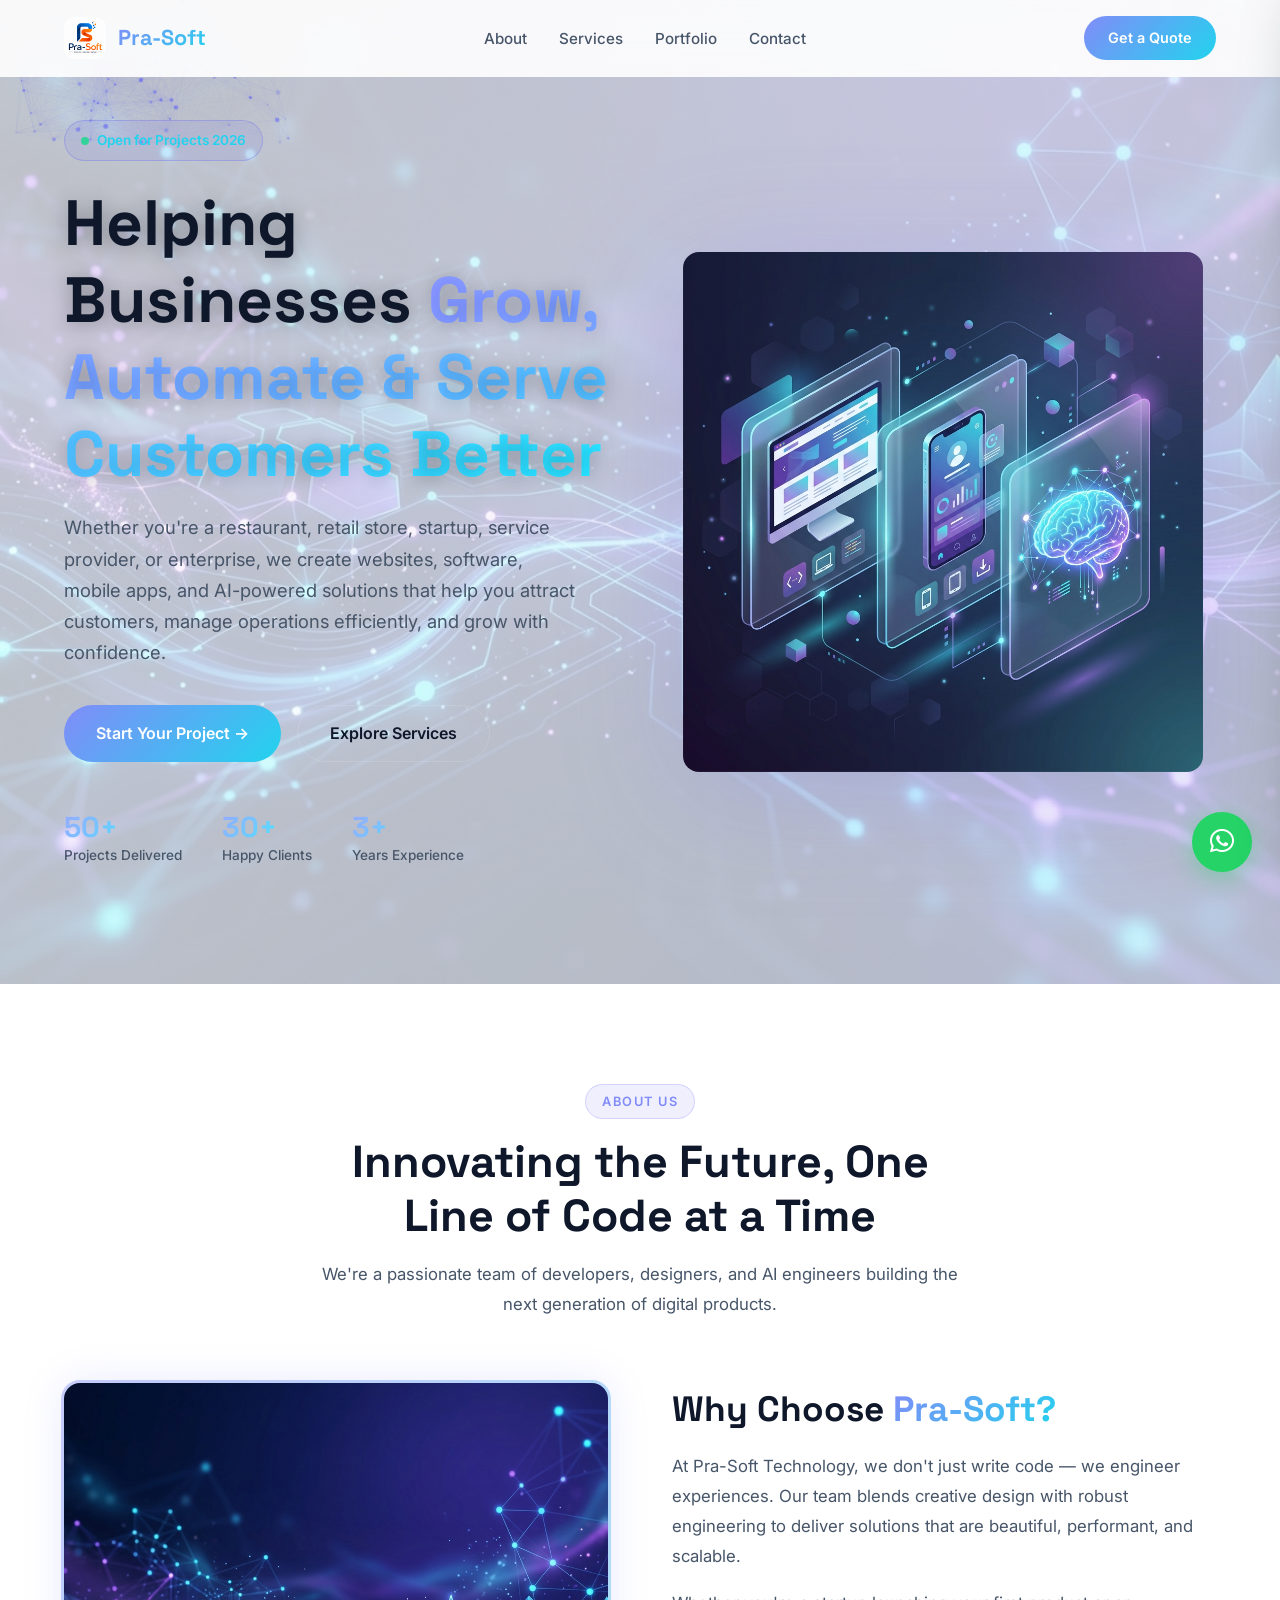
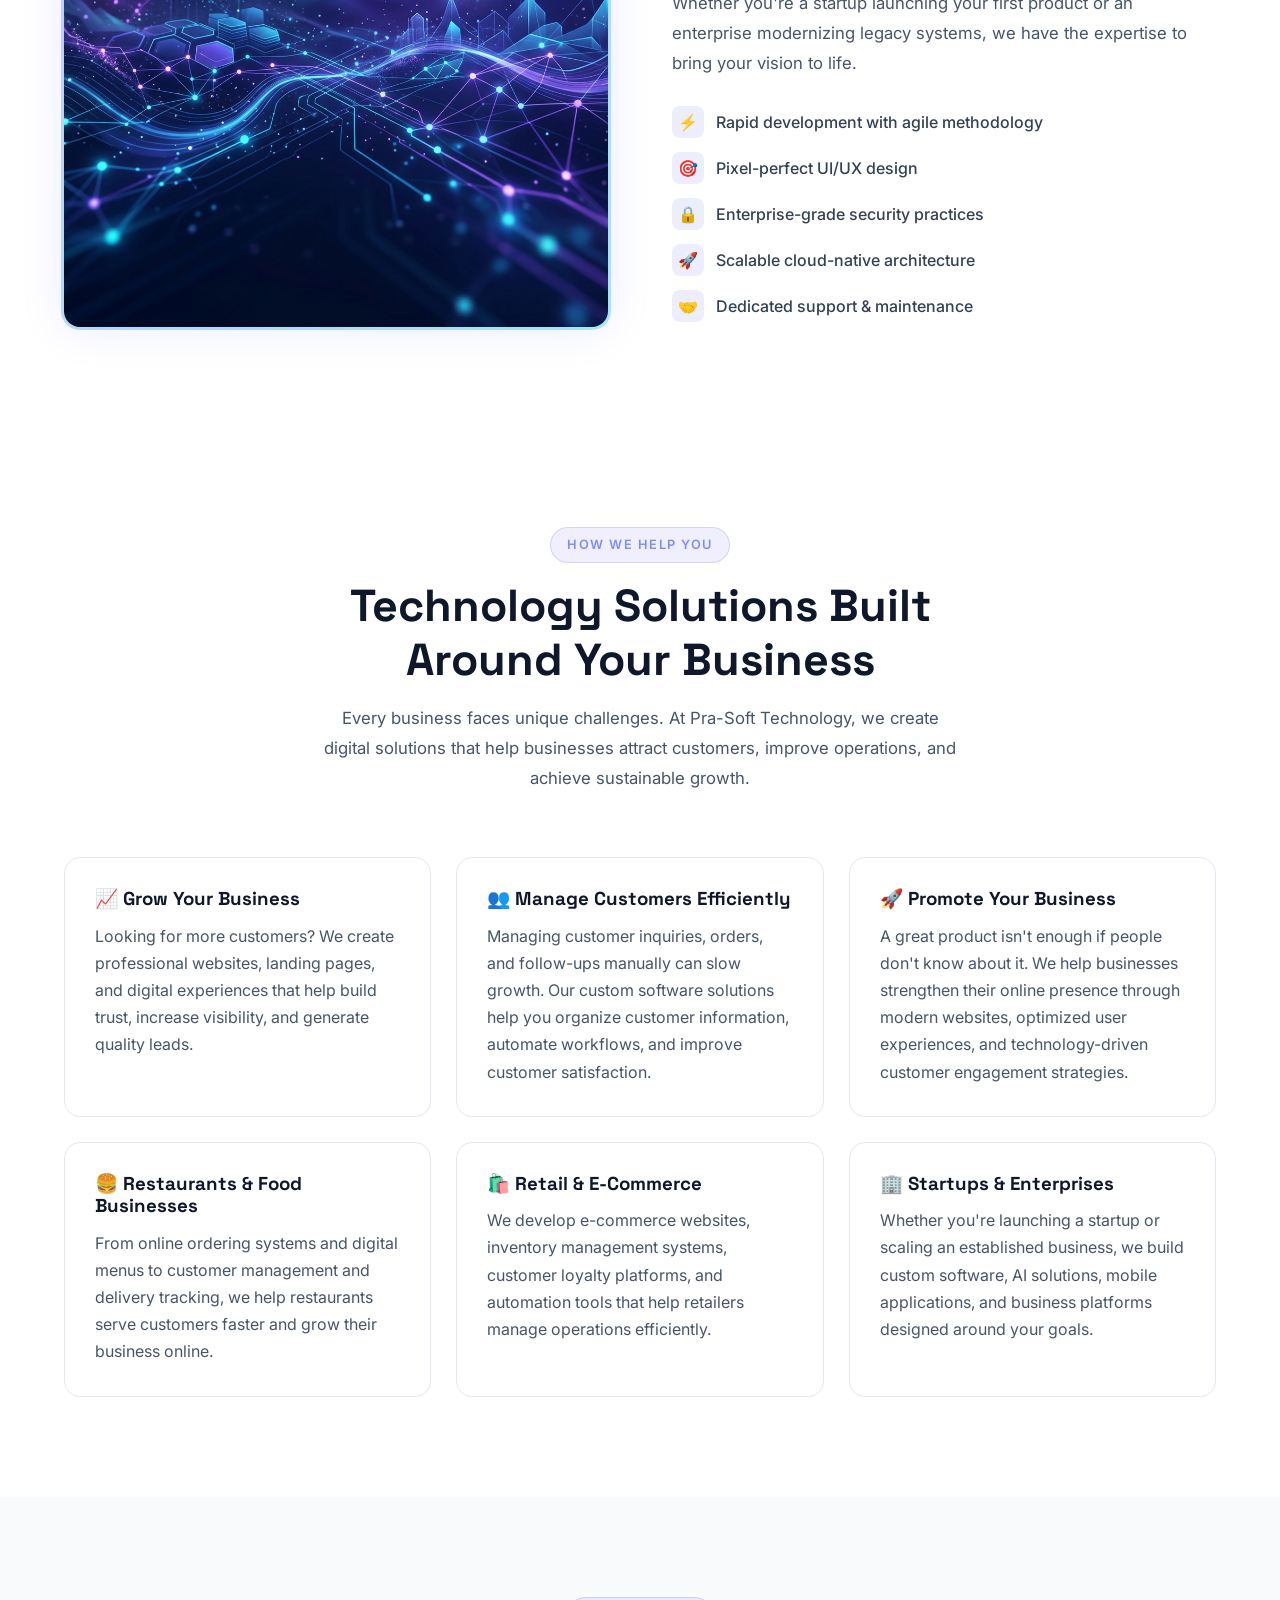
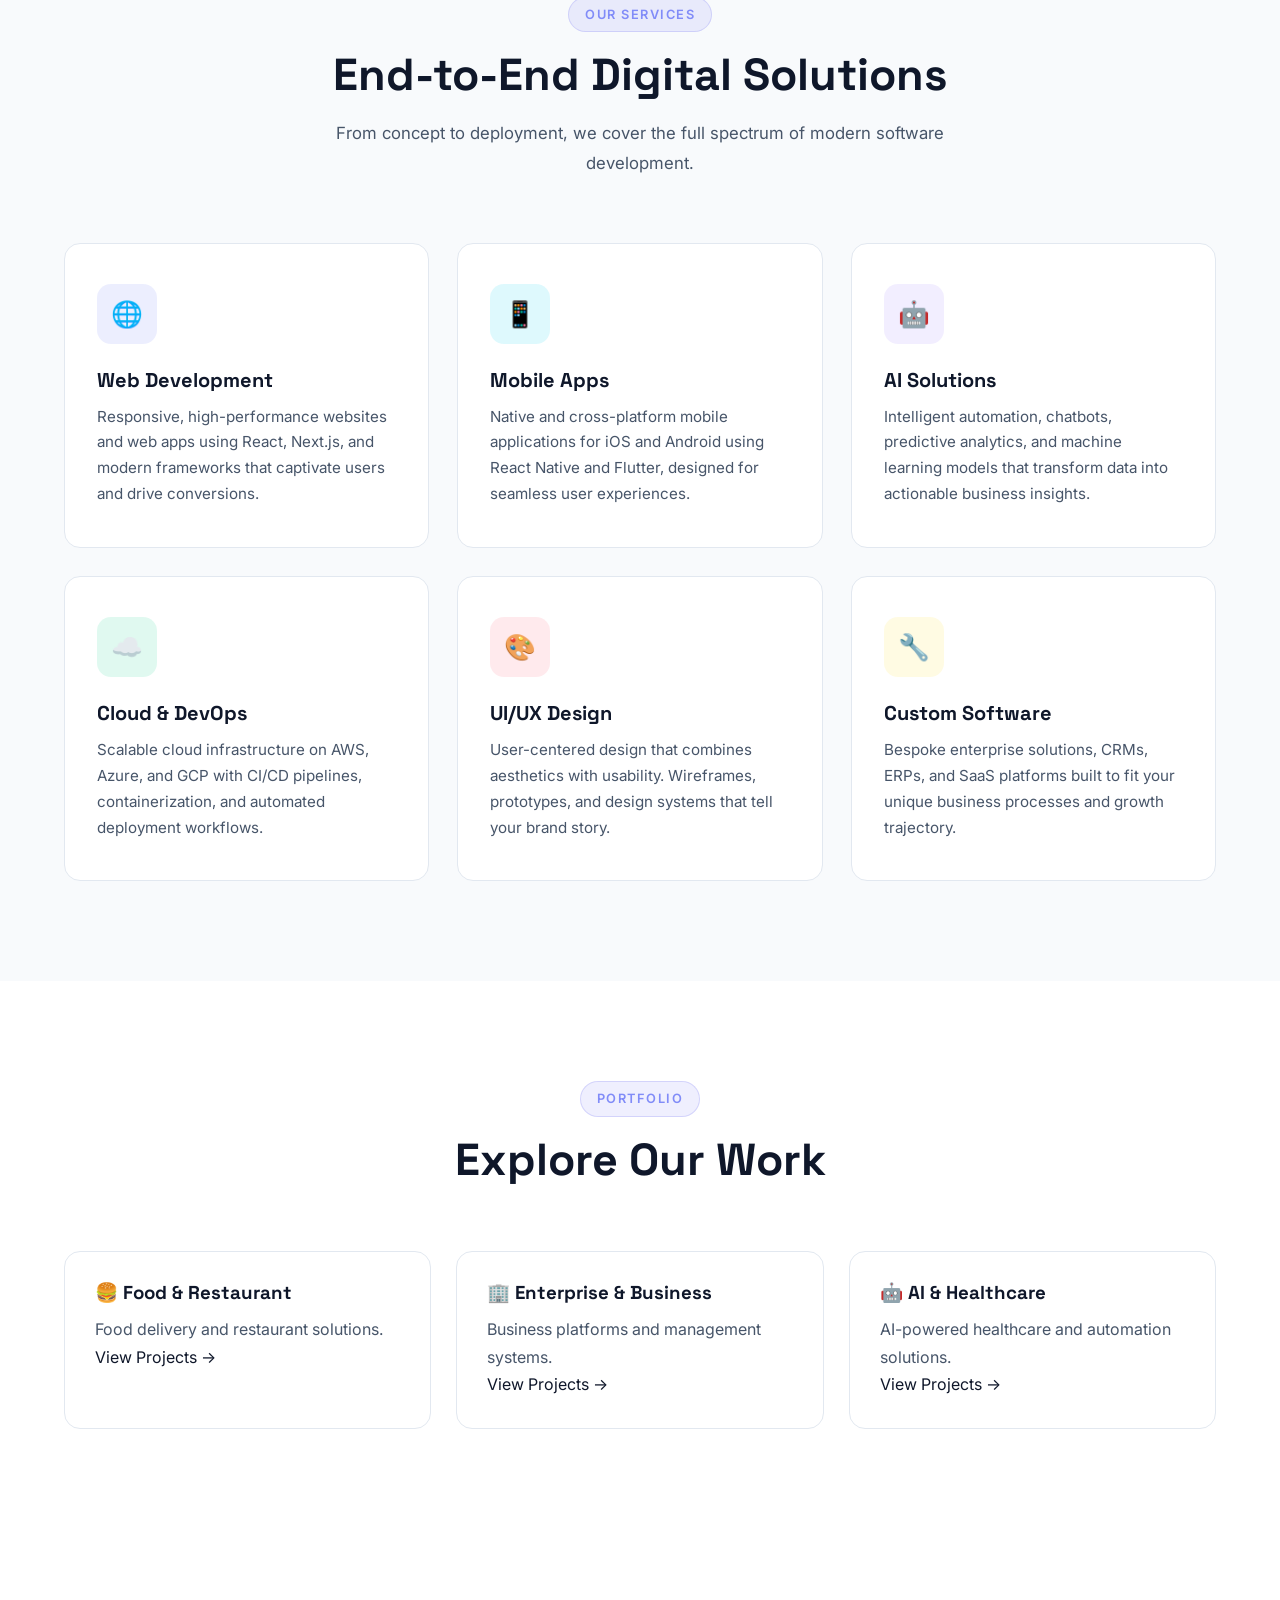
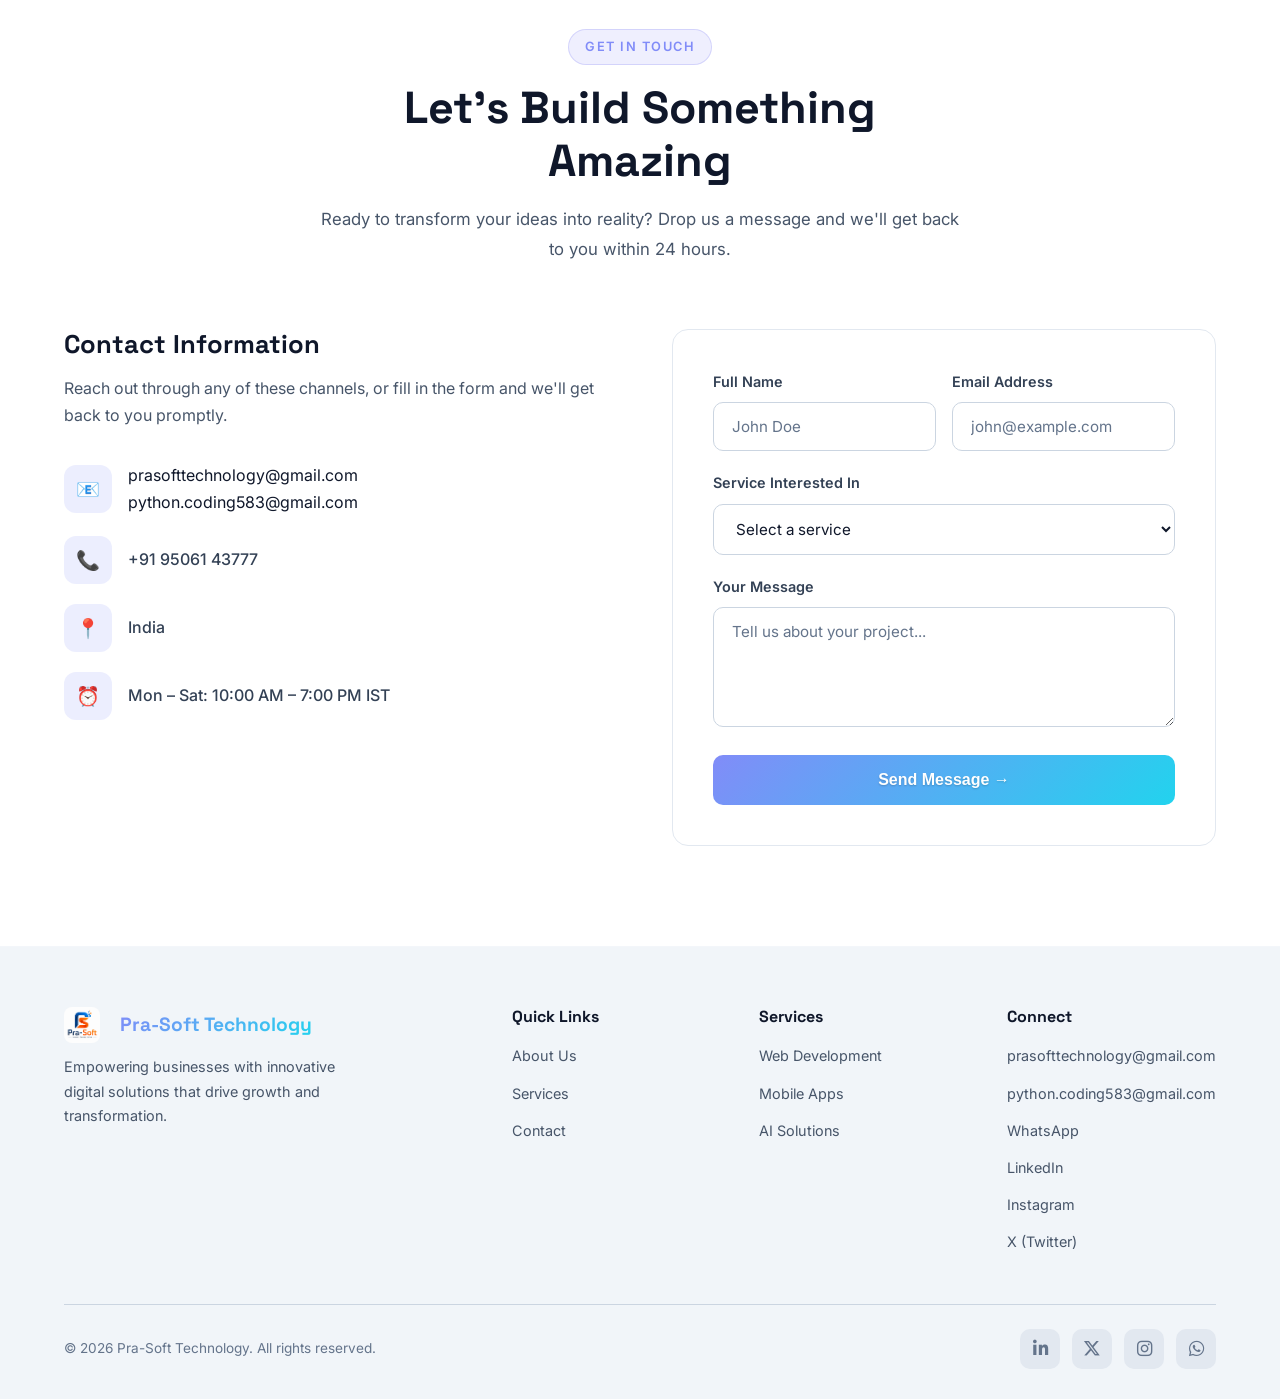
<file: index.html>
<!DOCTYPE html>
<html lang="en">

<head>
  <meta charset="UTF-8" />
  <meta name="viewport" content="width=device-width, initial-scale=1.0" />
  <title>Pra-Soft Technology — Web Development, Mobile Apps, AI Solutions</title>
  <meta name="description"
    content="Pra-Soft Technology delivers cutting-edge web development, mobile app solutions, and AI-powered systems to transform your business." />
  <link rel="stylesheet" href="styles.css" />
  <link rel="stylesheet" href="https://cdnjs.cloudflare.com/ajax/libs/font-awesome/6.5.1/css/all.min.css" />
  <link rel="icon" href="assets/logo.png" type="image/png" />
  <!-- Google tag (gtag.js) -->
<script async src="https://www.googletagmanager.com/gtag/js?id=G-J8RWNK0RGN"></script>
<script>
  window.dataLayer = window.dataLayer || [];
  function gtag(){dataLayer.push(arguments);}
  gtag('js', new Date());

  gtag('config', 'G-J8RWNK0RGN');
</script>
</head>

<body>

  <!-- ═══ NAVBAR ═══ -->
  <nav class="navbar" id="navbar">
    <div class="container">
      <a href="#" class="nav-brand">
        <img src="assets/logo.png" alt="Pra-Soft Logo" />
        <span>Pra-Soft</span>
      </a>
      <ul class="nav-links" id="navLinks">
        <li><a href="#about">About</a></li>
        <li><a href="#services">Services</a></li>
        <li><a href="portfolio.html">Portfolio</a></li>
        <li><a href="#contact">Contact</a></li>
      </ul>
      <a href="#contact" class="nav-cta">Get a Quote</a>
      <button class="mobile-toggle" id="mobileToggle" aria-label="Toggle menu">☰</button>
      <!-- Overlay -->
      <div class="menu-overlay" id="menuOverlay"></div>

      <!-- Mobile Sidebar -->
      <div class="mobile-sidebar" id="mobileSidebar">
      <div class="sidebar-header">
    <div class="sidebar-brand">
        <img src="assets/logo.png" alt="Pra-Soft Logo">
        <div class="brand-text">
            <h3>Pra-Soft</h3>
            <p>Innovate • Develop • Deliver</p>
        </div>
    </div>
    <button id="closeMenu">✕</button>
</div>

  <ul class="sidebar-links">
    <li><a href="#about">About</a></li>
    <li><a href="#services">Services</a></li>
    <li><a href="portfolio.html">Portfolio</a></li>
    <li><a href="#contact">Contact</a></li>
  </ul>

  <a href="#contact" class="sidebar-btn">Get a Quote</a>

</div>
    </div>
  </nav>

  <!-- ═══ HERO ═══ -->
  <section class="hero" id="hero">
    <div class="hero-bg-image"></div>
    <canvas class="hero-particles" id="heroParticles"></canvas>
    <div class="container">
      <div class="hero-content">
        <div class="hero-badge"><span class="dot"></span> Open for Projects 2026</div>
        <h1>Helping Businesses <span class="gradient-text">Grow, Automate & Serve Customers Better</span></h1>
        <p>
        Whether you're a restaurant, retail store, startup, service provider, or enterprise,
        we create websites, software, mobile apps, and AI-powered solutions that help you
        attract customers, manage operations efficiently, and grow with confidence.
        </p>
        <div class="hero-buttons">
          <a href="#contact" class="btn-primary">Start Your Project →</a>
          <a href="#services" class="btn-outline">Explore Services</a>
        </div>
        <div class="hero-stats">
          <div class="stat-item">
            <h3 data-target="50" data-suffix="+">0</h3>
            <p>Projects Delivered</p>
          </div>
          <div class="stat-item">
            <h3 data-target="30" data-suffix="+">0</h3>
            <p>Happy Clients</p>
          </div>
          <div class="stat-item">
            <h3 data-target="3" data-suffix="+">0</h3>
            <p>Years Experience</p>
          </div>
        </div>
      </div>
      <div class="hero-visual">
        <img src="assets/services.png" alt="Digital Solutions Illustration" />
      </div>
    </div>
  </section>

  <!-- ═══ ABOUT ═══ -->
  <section class="section about" id="about">
    <div class="container">
      <div class="section-header reveal">
        <span class="section-label">About Us</span>
        <h2 class="section-title">Innovating the Future, One Line of Code at a Time</h2>
        <p class="section-subtitle">We're a passionate team of developers, designers, and AI engineers building the next
          generation of digital products.</p>
      </div>
      <div class="about-grid">
        <div class="about-image reveal">
          <img src="assets/hero-bg.png" alt="Pra-Soft Team" />
        </div>
        <div class="about-content reveal">
          <h2>Why Choose <span class="gradient-text"
              style="background:var(--gradient-primary);-webkit-background-clip:text;-webkit-text-fill-color:transparent;">Pra-Soft?</span>
          </h2>
          <p>At Pra-Soft Technology, we don't just write code — we engineer experiences. Our team blends creative
            design with robust engineering to deliver solutions that are beautiful, performant, and scalable.</p>
          <p>Whether you're a startup launching your first product or an enterprise modernizing legacy systems, we have
            the expertise to bring your vision to life.</p>
          <ul class="about-features">
            <li><span class="icon">⚡</span> Rapid development with agile methodology</li>
            <li><span class="icon">🎯</span> Pixel-perfect UI/UX design</li>
            <li><span class="icon">🔒</span> Enterprise-grade security practices</li>
            <li><span class="icon">🚀</span> Scalable cloud-native architecture</li>
            <li><span class="icon">🤝</span> Dedicated support & maintenance</li>
          </ul>
        </div>
      </div>
    </div>
  </section>

<!-- HOW WE HELP YOU HERE -->
<section class="how-we-help section reveal">
  <div class="container">

    <div class="section-header">
      <span class="section-label">How We Help You</span>
      <h2 class="section-title">Technology Solutions Built Around Your Business</h2>
      <p class="section-subtitle">
        Every business faces unique challenges. At Pra-Soft Technology, we create
        digital solutions that help businesses attract customers, improve operations,
        and achieve sustainable growth.
      </p>
    </div>

    <div class="help-grid">

      <div class="help-card">
        <h3>📈 Grow Your Business</h3>
        <p>
          Looking for more customers? We create professional websites,
          landing pages, and digital experiences that help build trust,
          increase visibility, and generate quality leads.
        </p>
      </div>

      <div class="help-card">
        <h3>👥 Manage Customers Efficiently</h3>
        <p>
          Managing customer inquiries, orders, and follow-ups manually can slow growth.
          Our custom software solutions help you organize customer information,
          automate workflows, and improve customer satisfaction.
        </p>
      </div>

      <div class="help-card">
        <h3>🚀 Promote Your Business</h3>
        <p>
          A great product isn't enough if people don't know about it.
          We help businesses strengthen their online presence through
          modern websites, optimized user experiences, and technology-driven
          customer engagement strategies.
        </p>
      </div>

      <div class="help-card">
        <h3>🍔 Restaurants & Food Businesses</h3>
        <p>
          From online ordering systems and digital menus to customer management
          and delivery tracking, we help restaurants serve customers faster
          and grow their business online.
        </p>
      </div>

      <div class="help-card">
        <h3>🛍️ Retail & E-Commerce</h3>
        <p>
          We develop e-commerce websites, inventory management systems,
          customer loyalty platforms, and automation tools that help
          retailers manage operations efficiently.
        </p>
      </div>

      <div class="help-card">
        <h3>🏢 Startups & Enterprises</h3>
        <p>
          Whether you're launching a startup or scaling an established business,
          we build custom software, AI solutions, mobile applications, and
          business platforms designed around your goals.
        </p>
      </div>

    </div>

  </div>
</section>

  <!-- ═══ SERVICES ═══ -->
  <section class="section services" id="services">
    <div class="container">
      <div class="section-header reveal">
        <span class="section-label">Our Services</span>
        <h2 class="section-title">End-to-End Digital Solutions</h2>
        <p class="section-subtitle">From concept to deployment, we cover the full spectrum of modern software
          development.</p>
      </div>
      <div class="services-grid">
        <div class="service-card reveal">
          <div class="service-icon">🌐</div>
          <h3>Web Development</h3>
          <p>Responsive, high-performance websites and web apps using React, Next.js, and modern frameworks that
            captivate users and drive conversions.</p>
        </div>
        <div class="service-card reveal">
          <div class="service-icon">📱</div>
          <h3>Mobile Apps</h3>
          <p>Native and cross-platform mobile applications for iOS and Android using React Native and Flutter, designed
            for seamless user experiences.</p>
        </div>
        <div class="service-card reveal">
          <div class="service-icon">🤖</div>
          <h3>AI Solutions</h3>
          <p>Intelligent automation, chatbots, predictive analytics, and machine learning models that transform data
            into actionable business insights.</p>
        </div>
        <div class="service-card reveal">
          <div class="service-icon">☁️</div>
          <h3>Cloud & DevOps</h3>
          <p>Scalable cloud infrastructure on AWS, Azure, and GCP with CI/CD pipelines, containerization, and automated
            deployment workflows.</p>
        </div>
        <div class="service-card reveal">
          <div class="service-icon">🎨</div>
          <h3>UI/UX Design</h3>
          <p>User-centered design that combines aesthetics with usability. Wireframes, prototypes, and design systems
            that tell your brand story.</p>
        </div>
        <div class="service-card reveal">
          <div class="service-icon">🔧</div>
          <h3>Custom Software</h3>
          <p>Bespoke enterprise solutions, CRMs, ERPs, and SaaS platforms built to fit your unique business processes
            and growth trajectory.</p>
        </div>
      </div>
    </div>
  </section>

  <!-- ═══ PORTFOLIO ═══ -->
  <section class="section">
  <div class="container">

    <div class="section-header">
      <span class="section-label">Portfolio</span>
      <h2 class="section-title">Explore Our Work</h2>
    </div>

    <div class="help-grid">

      <div class="help-card">
        <h3>🍔 Food & Restaurant</h3>
        <p>Food delivery and restaurant solutions.</p>
        <a href="portfolio.html#food">View Projects →</a>
      </div>

      <div class="help-card">
        <h3>🏢 Enterprise & Business</h3>
        <p>Business platforms and management systems.</p>
        <a href="portfolio.html#enterprise">View Projects →</a>
      </div>

      <div class="help-card">
        <h3>🤖 AI & Healthcare</h3>
        <p>AI-powered healthcare and automation solutions.</p>
        <a href="portfolio.html#healthcare">View Projects →</a>
      </div>

    </div>

  </div>
</section>

  <!-- ═══ CONTACT ═══ -->
  <section class="section contact" id="contact">
    <div class="container">
      <div class="section-header reveal">
        <span class="section-label">Get in Touch</span>
        <h2 class="section-title">Let's Build Something Amazing</h2>
        <p class="section-subtitle">Ready to transform your ideas into reality? Drop us a message and we'll get back to
          you within 24 hours.</p>
      </div>
      <div class="contact-grid">
        <div class="contact-info reveal">
          <h3>Contact Information</h3>
          <p>Reach out through any of these channels, or fill in the form and we'll get back to you promptly.</p>
          <div class="contact-details">
          <div class="contact-item">
            <span class="icon">📧</span>
            <div>
                <a href="mailto:prasofttechnology@gmail.com">prasofttechnology@gmail.com</a><br>
                <a href="mailto:python.coding583@gmail.com">python.coding583@gmail.com</a>
            </div>
          </div>
            <div class="contact-item">
              <span class="icon">📞</span>
              <span>+91 95061 43777</span>
            </div>
            <div class="contact-item">
              <span class="icon">📍</span>
              <span>India</span>
            </div>
            <div class="contact-item">
              <span class="icon">⏰</span>
              <span>Mon – Sat: 10:00 AM – 7:00 PM IST</span>
            </div>
          </div>
        </div>
        <div class="contact-form-wrapper reveal">
          <form id="contactForm">
             <input type="hidden" name="access_key" value="8ed76076-36e5-40b8-abb6-037281c7887e">
              <input type="hidden" name="subject" value="New Inquiry from Pra-Soft Website">
            <div class="form-row">
              <div class="form-group">
                <label for="name">Full Name</label>
                <input type="text" id="name" name="name" placeholder="John Doe" required />
              </div>
              <div class="form-group">
                <label for="email">Email Address</label>
                <input type="email" id="email" name="email" placeholder="john@example.com" required />
              </div>
            </div>
            <div class="form-group">
              <label for="service">Service Interested In</label>
              <select id="service" name="service">
                <option value="">Select a service</option>
                <option value="web">Web Development</option>
                <option value="mobile">Mobile App Development</option>
                <option value="ai">AI Solutions</option>
                <option value="cloud">Cloud & DevOps</option>
                <option value="design">UI/UX Design</option>
                <option value="custom">Custom Software</option>
              </select>
            </div>
            <div class="form-group">
              <label for="message">Your Message</label>
              <textarea id="message" name="message" placeholder="Tell us about your project..." required></textarea>
            </div>
            <button type="submit" class="btn-submit">Send Message →</button>
          </form>
        </div>
      </div>
    </div>
  </section>

  <!-- ═══ FOOTER ═══ -->
  <footer class="footer">
    <div class="container">
      <div class="footer-grid">
        <div class="footer-brand">
          <a href="#" class="nav-brand">
            <img src="assets/logo.png" alt="Pra-Soft"
              style="width:36px;height:36px;border-radius:8px;display:inline-block;vertical-align:middle;" />
            <span
              style="font-family:'Space Grotesk',sans-serif;font-size:1.2rem;font-weight:700;background:var(--gradient-primary);-webkit-background-clip:text;-webkit-text-fill-color:transparent;margin-left:8px;">Pra-Soft
              Technology</span>
          </a>
          <p>Empowering businesses with innovative digital solutions that drive growth and transformation.</p>
        </div>
        <div class="footer-col">
          <h4>Quick Links</h4>
          <ul>
            <li><a href="#about">About Us</a></li>
            <li><a href="#services">Services</a></li>
            <li><a href="#contact">Contact</a></li>
          </ul>
        </div>
        <div class="footer-col">
          <h4>Services</h4>
          <ul>
            <li><a href="#services">Web Development</a></li>
            <li><a href="#services">Mobile Apps</a></li>
            <li><a href="#services">AI Solutions</a></li>
          </ul>
        </div>
        <div class="footer-col">
          <h4>Connect</h4>
          <ul>
            <li><a href="mailto:prasofttechnology@gmail.com">prasofttechnology@gmail.com</a></li>
            <li><a href="mailto:python.coding583@gmail.com">python.coding583@gmail.com</a></li>
            <li><a href="https://wa.me/919506143777" target="_blank">WhatsApp</a></li>
            <li><a href="https://www.linkedin.com/in/pra-soft-99855b272" target="_blank">LinkedIn</a></li>
            <li><a href="https://www.instagram.com/prasoft.technology" target="_blank">Instagram</a></li>
            <li><a href="https://x.com/prasofttech" target="_blank">X (Twitter)</a></li>
          </ul>
        </div>
      </div>
      <div class="footer-bottom">
        <p>&copy; 2026 Pra-Soft Technology. All rights reserved.</p>
        <div class="footer-socials">
          <a href="https://www.linkedin.com/in/pra-soft-99855b272" target="_blank" aria-label="LinkedIn"><i class="fa-brands fa-linkedin-in"></i></a>
          <a href="https://x.com/prasofttech" target="_blank" aria-label="X"><i class="fa-brands fa-x-twitter"></i></a>
          <a href="https://www.instagram.com/prasoft.technology" target="_blank" aria-label="Instagram"><i class="fa-brands fa-instagram"></i></a>
          <a href="https://wa.me/919506143777" target="_blank" aria-label="WhatsApp"><i class="fa-brands fa-whatsapp"></i></a>
        </div>
      </div>
    </div>
  </footer>

  <!-- ═══ WHATSAPP FLOATING BUTTON ═══ -->
  <a href="https://wa.me/919506143777?text=Hi%20Pra-Soft!%20I'm%20interested%20in%20your%20services." target="_blank"
    class="whatsapp-btn" aria-label="Chat on WhatsApp">
    <i class="fa-brands fa-whatsapp"></i>
    <span class="whatsapp-tooltip">Chat with us!</span>
  </a>

  <script src="script.js"></script>
</body>

</html>
</file>
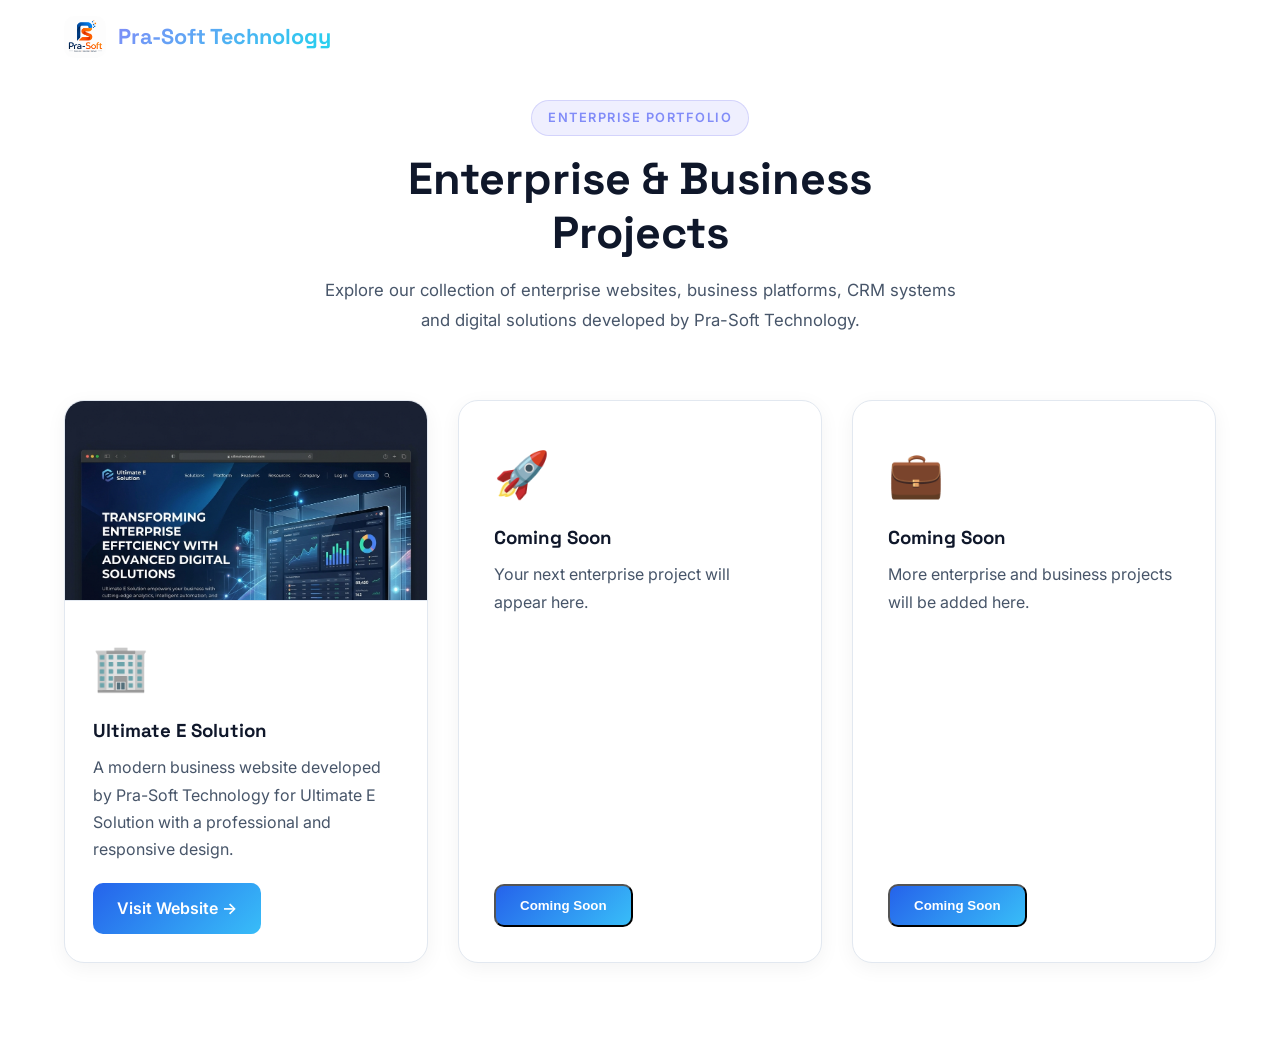
<file: enterprise.html>
<!DOCTYPE html>
<html lang="en">
<head>
    <meta charset="UTF-8">
    <meta name="viewport" content="width=device-width, initial-scale=1.0">
    <title>Enterprise & Business | Pra-Soft Technology</title>
    <link rel="stylesheet" href="styles.css">
</head>

<body>

<nav class="navbar">
    <div class="container">
        <a href="index.html" class="nav-brand">
            <img src="assets/logo.png" alt="Pra-Soft Logo">
            <span>Pra-Soft Technology</span>
        </a>
    </div>
</nav>

<section class="section">
  <div class="container">

    <div class="section-header">
        <span class="section-label">Enterprise Portfolio</span>

        <h1 class="section-title">
            Enterprise & Business Projects
        </h1>

        <p class="section-subtitle">
            Explore our collection of enterprise websites,
            business platforms, CRM systems and digital solutions
            developed by Pra-Soft Technology.
        </p>
    </div>

    <div class="portfolio-grid">

        <!-- Ultimate E Solution -->
        <div class="portfolio-card has-banner">
            <div class="portfolio-banner">
                <img src="assets/ultimate-banner.png" alt="Ultimate E Solution Banner">
            </div>
            <div class="portfolio-card-content">
                <div class="portfolio-icon">🏢</div>

                <h3>Ultimate E Solution</h3>

                <p>
                    A modern business website developed by Pra-Soft Technology
                    for Ultimate E Solution with a professional and responsive design.
                </p>

                <a href="https://ultimateesolution.vercel.app/"
                   target="_blank"
                   class="portfolio-btn">
                    Visit Website →
                </a>
            </div>
        </div>

        <!-- Future Project -->
        <div class="portfolio-card">
            <div class="portfolio-icon">🚀</div>

            <h3>Coming Soon</h3>

            <p>
                Your next enterprise project will appear here.
            </p>

            <button class="portfolio-btn coming-soon-btn">
                Coming Soon
            </button>
        </div>

        <!-- Future Project -->
        <div class="portfolio-card">
            <div class="portfolio-icon">💼</div>

            <h3>Coming Soon</h3>

            <p>
                More enterprise and business projects will be added here.
            </p>

            <button class="portfolio-btn coming-soon-btn">
                Coming Soon
            </button>
        </div>

    </div>

</div>
</section>

</body>
</html>
</file>
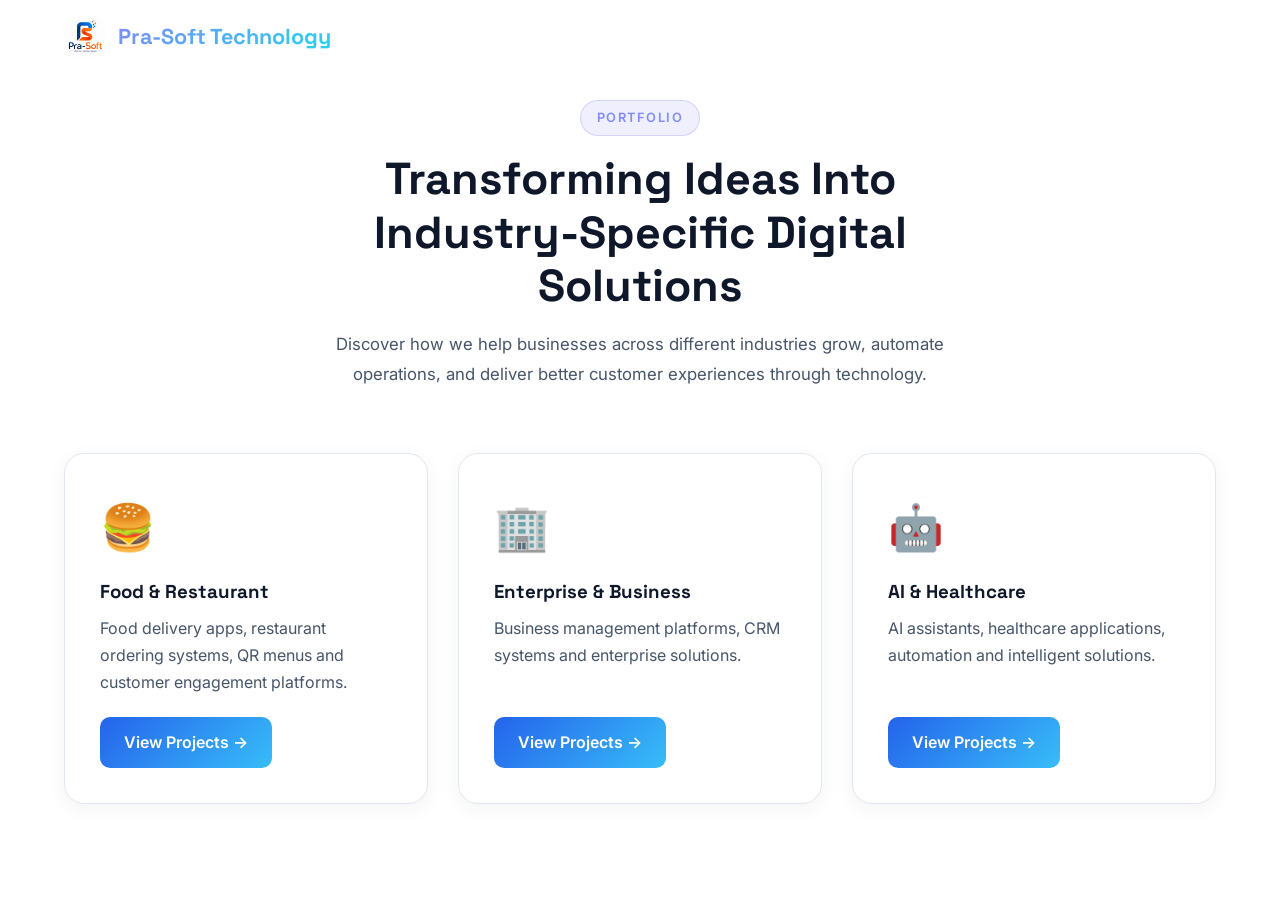
<file: portfolio.html>
<!DOCTYPE html>
<html lang="en">
<head>
  <meta charset="UTF-8">
  <meta name="viewport" content="width=device-width, initial-scale=1.0">
  <title>Portfolio | Pra-Soft Technology</title>
  <link rel="stylesheet" href="styles.css">
</head>
<body>

<nav class="navbar">
  <div class="container">
    <a href="index.html" class="nav-brand">
      <img src="assets/logo.png" alt="Pra-Soft Logo" />
      <span>Pra-Soft Technology</span>
    </a>
  </div>
</nav>

<section class="section">
  <div class="container">

    <div class="section-header">
      <span class="section-label">Portfolio</span>

      <h1 class="section-title">
        Transforming Ideas Into Industry-Specific Digital Solutions
      </h1>

      <p class="section-subtitle">
        Discover how we help businesses across different industries grow,
        automate operations, and deliver better customer experiences through technology.
      </p>
    </div>

    <div class="portfolio-grid">

      <!-- Food & Restaurant -->
      <div class="portfolio-card">
        <div class="portfolio-icon">🍔</div>

        <h3>Food & Restaurant</h3>

        <p>
          Food delivery apps, restaurant ordering systems,
          QR menus and customer engagement platforms.
        </p>

        <a href="#" class="portfolio-btn coming-soon-btn">
          View Projects →
        </a>
      </div>

      <!-- Enterprise & Business -->
      <div class="portfolio-card">
        <div class="portfolio-icon">🏢</div>

        <h3>Enterprise & Business</h3>

        <p>
          Business management platforms,
          CRM systems and enterprise solutions.
        </p>

        <a href="enterprise.html" class="portfolio-btn">
          View Projects →
        </a>
      </div>

      <!-- AI & Healthcare -->
      <div class="portfolio-card">
        <div class="portfolio-icon">🤖</div>

        <h3>AI & Healthcare</h3>

        <p>
          AI assistants, healthcare applications,
          automation and intelligent solutions.
        </p>

        <a href="#" class="portfolio-btn coming-soon-btn">
          View Projects →
        </a>
      </div>

    </div>

  </div>
</section>

<script>
document.querySelectorAll('.coming-soon-btn').forEach(btn => {
  btn.addEventListener('click', function(e) {
    e.preventDefault();

    const popup = document.createElement('div');

    popup.innerHTML = `
      <div class="coming-soon-popup">
        <div class="popup-icon">🚀</div>
        <h3>Coming Soon</h3>
        <p>
          Projects, case studies, and client success stories
          will be available here soon.
        </p>
      </div>
    `;

    document.body.appendChild(popup);

    setTimeout(() => {
      popup.remove();
    }, 3500);
  });
});
</script>

</body>
</html>
</file>
<file: styles.css>
@import url('https://fonts.googleapis.com/css2?family=Inter:wght@300;400;500;600;700;800;900&family=Space+Grotesk:wght@400;500;600;700&display=swap');

:root {
  --bg-primary: #ffffff;
  --bg-secondary: #f8fafc;
  --bg-card: #ffffff;
  --text-primary: #0f172a;
  --text-secondary: #475569;
  --text-muted: #64748b;
  --accent-indigo: #818cf8;
  --accent-cyan: #22d3ee;
  --accent-violet: #a78bfa;
  --accent-emerald: #34d399;
  --gradient-primary: linear-gradient(135deg, #818cf8 0%, #22d3ee 100%);
  --gradient-hero: linear-gradient(135deg, #ffffff 0%, #f8fafc 50%, #eef2ff 100%);
  --glass-bg: rgba(255, 255, 255, 0.06);
  --glass-border: rgba(255, 255, 255, 0.12);
  --shadow-glow: 0 0 40px rgba(129, 140, 248, 0.2);
  --radius: 16px;
  --radius-sm: 10px;
  --transition: all 0.3s cubic-bezier(0.4, 0, 0.2, 1);
}

*, *::before, *::after { margin: 0; padding: 0; box-sizing: border-box; }

html { scroll-behavior: smooth; scroll-padding-top: 80px; }

body {
  font-family: 'Inter', sans-serif;
  background: var(--bg-primary);
  color: var(--text-primary);
  line-height: 1.7;
  overflow-x: hidden;
}

h1, h2, h3, h4 { font-family: 'Space Grotesk', sans-serif; line-height: 1.2; }

a { text-decoration: none; color: inherit; }

img { max-width: 100%; display: block; }

.container { max-width: 1200px; margin: 0 auto; padding: 0 24px; }

/* ── Navbar ── */
.navbar {
  position: fixed; top: 0; left: 0; right: 0; z-index: 1000;
  padding: 16px 0;
  background: rgba(255,255,255,0.9);
  backdrop-filter: blur(20px);
  border-bottom: 1px solid transparent;
  transition: var(--transition);
}
.navbar.scrolled { background: rgba(255, 255, 255, 0.98); border-bottom-color: var(--glass-border); }
.navbar .container { display: flex; align-items: center; justify-content: space-between; }
.nav-brand { display: flex; align-items: center; gap: 12px; }
.nav-brand img { width: 42px; height: 42px; border-radius: 10px; }
.nav-brand span { font-family: 'Space Grotesk', sans-serif; font-size: 1.35rem; font-weight: 700; background: var(--gradient-primary); -webkit-background-clip: text; -webkit-text-fill-color: transparent; }
.nav-links { display: flex; gap: 32px; list-style: none; }
.nav-links a { color: var(--text-secondary); font-weight: 500; font-size: 0.95rem; transition: var(--transition); position: relative; }
.nav-links a::after { content: ''; position: absolute; bottom: -4px; left: 0; width: 0; height: 2px; background: var(--gradient-primary); border-radius: 2px; transition: var(--transition); }
.nav-links a:hover { color: var(--text-primary); }
.nav-links a:hover::after { width: 100%; }
.nav-cta { padding: 10px 24px; border-radius: 50px; background: var(--gradient-primary); color: #fff; font-weight: 600; font-size: 0.9rem; border: none; cursor: pointer; transition: var(--transition); }
.nav-cta:hover { transform: translateY(-2px); box-shadow: 0 8px 25px rgba(99, 102, 241, 0.35); }
.mobile-toggle { display: none; background: none; border: none; color: var(--text-primary); font-size: 1.5rem; cursor: pointer; }

/* ── Hero ── */
.hero {
  min-height: 100vh; display: flex; align-items: center; position: relative;
  background: var(--gradient-hero);
  overflow: hidden; padding: 120px 0 80px;
}
.hero-bg-image {
  position: absolute; inset: 0;
  background: url('assets/hero-bg.png') center/cover no-repeat;
  opacity: 0.25; z-index: 0;
}
.hero-particles { position: absolute; inset: 0; z-index: 1; }
.hero .container { position: relative; z-index: 2; display: grid; grid-template-columns: 1fr 1fr; gap: 60px; align-items: center; }
.hero-content { animation: fadeSlideUp 0.8s ease-out; }
.hero-badge {
  display: inline-flex; align-items: center; gap: 8px;
  padding: 8px 16px; border-radius: 50px;
  background: rgba(99, 102, 241, 0.1); border: 1px solid rgba(99, 102, 241, 0.3);
  font-size: 0.85rem; color: var(--accent-cyan); font-weight: 600; margin-bottom: 24px;
}
.hero-badge .dot { width: 8px; height: 8px; border-radius: 50%; background: var(--accent-emerald); animation: pulse 2s infinite; }
.hero h1 { font-size: clamp(2.5rem, 5vw, 4rem); font-weight: 800; margin-bottom: 20px; color: #0f172a; text-shadow: 0 2px 20px rgba(0,0,0,0.3); }
.hero h1 .gradient-text { background: var(--gradient-primary); -webkit-background-clip: text; -webkit-text-fill-color: transparent; filter: brightness(1.15); }
.hero p { font-size: 1.15rem; color: #475569; margin-bottom: 36px; max-width: 520px; }
.hero-buttons { display: flex; gap: 16px; flex-wrap: wrap; }
.btn-primary {
  padding: 14px 32px; border-radius: 50px; background: var(--gradient-primary);
  color: #fff; font-weight: 600; font-size: 1rem; border: none; cursor: pointer;
  transition: var(--transition); display: inline-flex; align-items: center; gap: 8px;
}
.btn-primary:hover { transform: translateY(-3px); box-shadow: 0 12px 35px rgba(99, 102, 241, 0.4); }
.btn-outline {
  padding: 14px 32px; border-radius: 50px; background: transparent;
  border: 1.5px solid var(--glass-border); color: var(--text-primary);
  font-weight: 600; font-size: 1rem; cursor: pointer; transition: var(--transition);
}
.btn-outline:hover { border-color: var(--accent-indigo); background: rgba(99, 102, 241, 0.08); }
.hero-visual { animation: fadeSlideUp 0.8s 0.2s ease-out both; display: flex; justify-content: center; }
.hero-visual img { width: 100%; max-width: 520px; border-radius: var(--radius); filter: drop-shadow(0 20px 60px rgba(99, 102, 241, 0.2)); }
.hero-stats { display: flex; gap: 40px; margin-top: 48px; }
.stat-item h3 { font-size: 1.8rem; font-weight: 800; background: var(--gradient-primary); -webkit-background-clip: text; -webkit-text-fill-color: transparent; filter: brightness(1.2); }
.stat-item p { font-size: 0.85rem; color: var(--text-secondary); font-weight: 500; }

/* ── Section Common ── */
.section { padding: 100px 0; position: relative; }
.section-header { text-align: center; max-width: 640px; margin: 0 auto 64px; }
.section-label {
  display: inline-block; padding: 6px 16px; border-radius: 50px; font-size: 0.8rem;
  font-weight: 600; text-transform: uppercase; letter-spacing: 1.5px;
  background: rgba(99, 102, 241, 0.1); color: var(--accent-indigo);
  border: 1px solid rgba(99, 102, 241, 0.2); margin-bottom: 16px;
}
.section-title { font-size: clamp(2rem, 4vw, 2.8rem); font-weight: 800; margin-bottom: 16px; color: #0f172a; }
.section-subtitle { font-size: 1.05rem; color: var(--text-secondary); line-height: 1.8; }

/* ── About ── */
.about { background: var(--bg-primary); }
.about-grid { display: grid; grid-template-columns: 1fr 1fr; gap: 64px; align-items: center; }
.about-image { position: relative; }
.about-image img { border-radius: var(--radius); box-shadow: var(--shadow-glow); }
.about-image::after {
  content: ''; position: absolute; inset: -3px; border-radius: calc(var(--radius) + 3px);
  background: var(--gradient-primary); z-index: -1; opacity: 0.4;
}
.about-content h2 { font-size: 2.2rem; font-weight: 800; margin-bottom: 20px; color: #0f172a; }
.about-content p { color: var(--text-secondary); margin-bottom: 16px; font-size: 1.05rem; line-height: 1.8; }
.about-features { list-style: none; margin-top: 28px; display: flex; flex-direction: column; gap: 14px; }
.about-features li { display: flex; align-items: center; gap: 12px; font-weight: 500; color: #334155; }
.about-features li .icon { width: 32px; height: 32px; border-radius: 8px; background: rgba(129, 140, 248, 0.15); display: flex; align-items: center; justify-content: center; color: var(--accent-indigo); font-size: 1rem; flex-shrink: 0; }

/* ── Services ── */
.services { background: var(--bg-secondary); }
.services-grid { display: grid; grid-template-columns: repeat(3, 1fr); gap: 28px; }
.service-card {
  background: #ffffff; border: 1px solid #e2e8f0;
  border-radius: var(--radius); padding: 40px 32px;
  transition: var(--transition); position: relative; overflow: hidden;
}
.service-card::before {
  content: ''; position: absolute; top: 0; left: 0; right: 0; height: 3px;
  background: var(--gradient-primary); opacity: 0; transition: var(--transition);
}
.service-card:hover { transform: translateY(-8px); border-color: rgba(129, 140, 248, 0.4); box-shadow: 0 0 50px rgba(129, 140, 248, 0.2); }
.service-card:hover::before { opacity: 1; }
.service-icon {
  width: 60px; height: 60px; border-radius: 14px;
  background: rgba(129, 140, 248, 0.15); display: flex; align-items: center; justify-content: center;
  font-size: 1.6rem; margin-bottom: 24px; color: var(--accent-indigo);
}
.service-card:nth-child(2) .service-icon { background: rgba(34, 211, 238, 0.15); color: var(--accent-cyan); }
.service-card:nth-child(3) .service-icon { background: rgba(167, 139, 250, 0.15); color: var(--accent-violet); }
.service-card:nth-child(4) .service-icon { background: rgba(52, 211, 153, 0.15); color: var(--accent-emerald); }
.service-card:nth-child(5) .service-icon { background: rgba(251, 113, 133, 0.15); color: #fb7185; }
.service-card:nth-child(6) .service-icon { background: rgba(253, 224, 71, 0.15); color: #fde047; }
.service-card h3 { font-size: 1.25rem; font-weight: 700; margin-bottom: 12px; color: #0f172a; }
.service-card p { color: var(--text-secondary); font-size: 0.95rem; line-height: 1.7; }

/* ── Contact ── */
.contact { background: var(--bg-primary); }
.contact-grid { display: grid; grid-template-columns: 1fr 1fr; gap: 64px; }
.contact-info h3 { font-size: 1.6rem; font-weight: 700; margin-bottom: 16px; color: #0f172a; }
.contact-info p { color: var(--text-secondary); margin-bottom: 32px; }
.contact-details { display: flex; flex-direction: column; gap: 20px; }
.contact-item { display: flex; align-items: center; gap: 16px; }
.contact-item .icon {
  width: 48px; height: 48px; border-radius: 12px;
  background: rgba(129, 140, 248, 0.15); display: flex; align-items: center; justify-content: center;
  color: var(--accent-indigo); font-size: 1.2rem; flex-shrink: 0;
}
.contact-item span { color: #334155; font-weight: 500; }
.contact-form-wrapper {
  background: #ffffff; border: 1px solid #e2e8f0;
  border-radius: var(--radius); padding: 40px;
}
.form-group { margin-bottom: 20px; }
.form-group label { display: block; font-size: 0.9rem; font-weight: 600; margin-bottom: 8px; color: #334155; }
.form-group input, .form-group textarea, .form-group select {
  width: 100%; padding: 14px 18px; border-radius: var(--radius-sm);
  background: #ffffff; border: 1px solid #cbd5e1;
  color: #0f172a; font-family: 'Inter', sans-serif; font-size: 0.95rem;
  transition: var(--transition); outline: none;
}
.form-group input::placeholder, .form-group textarea::placeholder { color: #64748b; }
.form-group select option { background: #1e293b; color: #ffffff; padding: 10px; }
.form-group input:focus, .form-group textarea:focus, .form-group select:focus {
  border-color: var(--accent-indigo); box-shadow: 0 0 0 3px rgba(129, 140, 248, 0.2);
}
.form-group textarea { min-height: 120px; resize: vertical; }
.form-row { display: grid; grid-template-columns: 1fr 1fr; gap: 16px; }
.btn-submit {
  width: 100%; padding: 16px; border-radius: var(--radius-sm); background: var(--gradient-primary);
  color: #fff; font-weight: 700; font-size: 1rem; border: none; cursor: pointer;
  transition: var(--transition); display: flex; align-items: center; justify-content: center; gap: 8px;
  text-shadow: 0 1px 2px rgba(0,0,0,0.2);
}
.btn-submit:hover { transform: translateY(-2px); box-shadow: 0 10px 30px rgba(129, 140, 248, 0.4); }

/* ── Footer ── */
.footer { background: #f1f5f9; border-top: 1px solid var(--glass-border); padding: 60px 0 30px; }
.footer-grid { display: grid; grid-template-columns: 2fr 1fr 1fr 1fr; gap: 48px; margin-bottom: 48px; }
.footer-brand p { color: var(--text-secondary); margin-top: 12px; font-size: 0.9rem; max-width: 280px; }
.footer-col h4 { font-size: 1rem; font-weight: 700; margin-bottom: 16px; color: #0f172a; }
.footer-col ul { list-style: none; display: flex; flex-direction: column; gap: 10px; }
.footer-col a { color: #475569; font-size: 0.9rem; transition: var(--transition); }
.footer-col a:hover { color: var(--accent-cyan); }
.footer-bottom { border-top: 1px solid #cbd5e1; padding-top: 24px; display: flex; justify-content: space-between; align-items: center; }
.footer-bottom p { color: var(--text-muted); font-size: 0.85rem; }
.footer-socials { display: flex; gap: 12px; }
.footer-socials a {
  width: 40px; height: 40px; border-radius: 10px; background: #e2e8f0;
  display: flex; align-items: center; justify-content: center; color: var(--text-muted);
  transition: var(--transition); font-size: 1.1rem;
}
.footer-socials a:hover { background: var(--accent-indigo); color: #fff; transform: translateY(-2px); }

/* ── WhatsApp Button ── */
.whatsapp-btn {
  position: fixed; bottom: 28px; right: 28px; z-index: 999;
  width: 60px; height: 60px; border-radius: 50%;
  background: #25D366; color: #fff; border: none; cursor: pointer;
  display: flex; align-items: center; justify-content: center;
  font-size: 1.7rem; box-shadow: 0 6px 24px rgba(37, 211, 102, 0.4);
  transition: var(--transition); animation: bounceIn 0.6s ease-out;
}
.whatsapp-btn:hover { transform: scale(1.1); box-shadow: 0 8px 32px rgba(37, 211, 102, 0.55); }
.whatsapp-tooltip {
  position: absolute; right: 72px; top: 50%; transform: translateY(-50%);
  background: #fff; color: #1a1a1a; padding: 8px 16px; border-radius: 8px;
  font-size: 0.85rem; font-weight: 500; white-space: nowrap;
  box-shadow: 0 4px 12px rgba(0,0,0,0.15); opacity: 0; pointer-events: none;
  transition: var(--transition);
}
.whatsapp-btn:hover .whatsapp-tooltip { opacity: 1; }

/* ── Scroll Reveal ── */
.reveal { opacity: 0; transform: translateY(30px); transition: all 0.7s cubic-bezier(0.4, 0, 0.2, 1); }
.reveal.active { opacity: 1; transform: translateY(0); }

/* ── Animations ── */
@keyframes fadeSlideUp { from { opacity: 0; transform: translateY(40px); } to { opacity: 1; transform: translateY(0); } }
@keyframes pulse { 0%, 100% { opacity: 1; } 50% { opacity: 0.4; } }
@keyframes bounceIn { 0% { transform: scale(0); } 60% { transform: scale(1.15); } 100% { transform: scale(1); } }
@keyframes float { 0%, 100% { transform: translateY(0); } 50% { transform: translateY(-12px); } }

/* ── Responsive ── */
@media (max-width: 1024px) {
  .hero .container { grid-template-columns: 1fr; text-align: center; }
  .hero p { margin-left: auto; margin-right: auto; }
  .hero-buttons { justify-content: center; }
  .hero-stats { justify-content: center; }
  .hero-visual { order: -1; }
  .about-grid { grid-template-columns: 1fr; }
  .services-grid { grid-template-columns: repeat(2, 1fr); }
  .contact-grid { grid-template-columns: 1fr; }
  .footer-grid { grid-template-columns: 1fr 1fr; }
}

@media (max-width: 768px) {
  .nav-links{ display:none; }
  .nav-cta { display: none; }
  .mobile-toggle { display: block; }
  .services-grid { grid-template-columns: 1fr; }
  .form-row { grid-template-columns: 1fr; }
  .footer-grid { grid-template-columns: 1fr; }
  .footer-bottom { flex-direction: column; gap: 16px; text-align: center; }
  .hero-stats { flex-direction: column; gap: 16px; }
}

.help-grid{
  display:grid;
  grid-template-columns:repeat(3,1fr);
  gap:25px;
}

.help-card{
  background:#ffffff;
  border:1px solid #e2e8f0;
  border-radius:16px;
  padding:30px;
  transition:0.3s;
}

.help-card:hover{
  transform:translateY(-5px);
  box-shadow:0 10px 30px rgba(0,0,0,0.08);
}

.help-card h3{
  color:#0f172a;
  margin-bottom:12px;
}

.help-card p{
  color:#475569;
  line-height:1.7;
}

@media(max-width:768px){
  .help-grid{
    grid-template-columns:1fr;
  }
}

/* PORTFOLIO PAGE */

.portfolio-grid{
  display:grid;
  grid-template-columns:repeat(auto-fit,minmax(320px,1fr));
  gap:30px;
  margin-top:50px;
}

.portfolio-card{
  background:#ffffff;
  border:1px solid #e2e8f0;
  border-radius:20px;
  padding:35px;
  transition:all .3s ease;
  box-shadow:0 5px 20px rgba(0,0,0,.05);
  display:flex;
  flex-direction:column;
}

.portfolio-card.has-banner{
  padding:0;
  overflow:hidden;
}

.portfolio-banner{
  width:100%;
  height:200px;
  overflow:hidden;
  position:relative;
  background:#f1f5f9;
  border-bottom:1px solid #e2e8f0;
}

.portfolio-banner img{
  width:100%;
  height:100%;
  object-fit:cover;
  object-position:top center;
  transition:transform .5s ease;
}

.portfolio-card:hover .portfolio-banner img{
  transform:scale(1.06);
}

.portfolio-card-content{
  padding:28px;
  display:flex;
  flex-direction:column;
  flex:1;
}

.portfolio-card:hover{
  transform:translateY(-10px);
  box-shadow:0 15px 35px rgba(37,99,235,.15);
}

.portfolio-icon{
  font-size:2.8rem;
  margin-bottom:15px;
}

.portfolio-card h3{
  color:#0f172a;
  margin-bottom:12px;
}

.portfolio-card p{
  color:#475569;
  line-height:1.7;
  margin-bottom:20px;
  flex-grow:1;
}

.portfolio-btn{
  display:inline-block;
  padding:12px 24px;
  border-radius:10px;
  background:linear-gradient(135deg,#2563eb,#38bdf8);
  color:white;
  text-decoration:none;
  font-weight:600;
  text-align:center;
  align-self:flex-start;
}

/* ==========================
   Mobile Sidebar
========================== */

.menu-overlay{
    position: fixed;
    inset: 0;
    background: rgba(0,0,0,.45);
    backdrop-filter: blur(3px);
    opacity: 0;
    visibility: hidden;
    transition: .3s;
    z-index: 998;
}

.menu-overlay.active{
    opacity:1;
    visibility:visible;
}

.mobile-sidebar{
    position: fixed;
    top:0;
    right:-320px;
    width:280px;
    max-width:85%;
    height:100dvh;
    overflow-y: auto;
    background:rgba(255,255,255,.97);
    backdrop-filter:blur(18px);
    -webkit-backdrop-filter:blur(18px);
    z-index:999;
    transition:all .35s cubic-bezier(.4,0,.2,1);
    border-top-left-radius:24px;
    border-bottom-left-radius:24px;
    box-shadow:-20px 0 60px rgba(0,0,0,.25);
    padding:25px 25px 40px;
    display:flex;
    flex-direction:column;
}

.mobile-sidebar.active{
    right:0;
}

.sidebar-header{
    display:flex;
    justify-content:space-between;
    align-items:center;
    margin-bottom:40px;
}

.sidebar-header img{
    width:90px;
}

#closeMenu{
    border:none;
    background:none;
    font-size:28px;
    cursor:pointer;
}

.sidebar-links{
    list-style:none;
    padding:0;
    margin:0;
}

.sidebar-links li{
    margin:10px 0;
}

.sidebar-links a{
    display:flex;
    align-items:center;
    gap:14px;

    padding:16px 18px;

    background:#ffffff;
    border:1px solid #edf2f7;
    border-radius:14px;

    color:#1f2937;
    font-size:17px;
    font-weight:600;

    transition:all .3s ease;
}
.sidebar-links a:hover{
    background:#2563eb;
    color:#fff;
    transform:translateX(8px);
    box-shadow:0 10px 25px rgba(37,99,235,.25);
}

.sidebar-links a:active{
    transform:scale(.98);
}

.sidebar-btn{
    margin-top:auto;
    margin-bottom: 20px;
    text-align:center;
    background:#2563eb;
    color:#fff;
    padding:14px;
    border-radius:12px;
    text-decoration:none;
    font-weight:600;
}

.sidebar-header{
    padding-bottom:20px;
    border-bottom:1px solid #e5e7eb;
}

.sidebar-links{
    margin-top:20px;
}

/* ===== Sidebar Branding ===== */

.sidebar-brand{
    display:flex;
    align-items:center;
    gap:14px;
    flex:1;
}

.brand-text h3{
    font-size:20px;
    font-weight:700;
    color:#111827;
    margin:0;
    line-height:1.2;
}

.brand-text p{
    font-size:11px;
    color:#6b7280;
    margin-top:3px;
    white-space:nowrap;
    letter-spacing:.3px;
}

.sidebar-header img{
    width:52px;
    height:52px;
    object-fit:contain;
}

#closeMenu{
    width:42px;
    height:42px;
    border-radius:50%;
    border:none;
    background:#f3f4f6;
    cursor:pointer;
    font-size:22px;
    transition:.3s;
}

#closeMenu:hover{
    background:#2563eb;
    color:white;
    transform:rotate(90deg);
}
</file>
